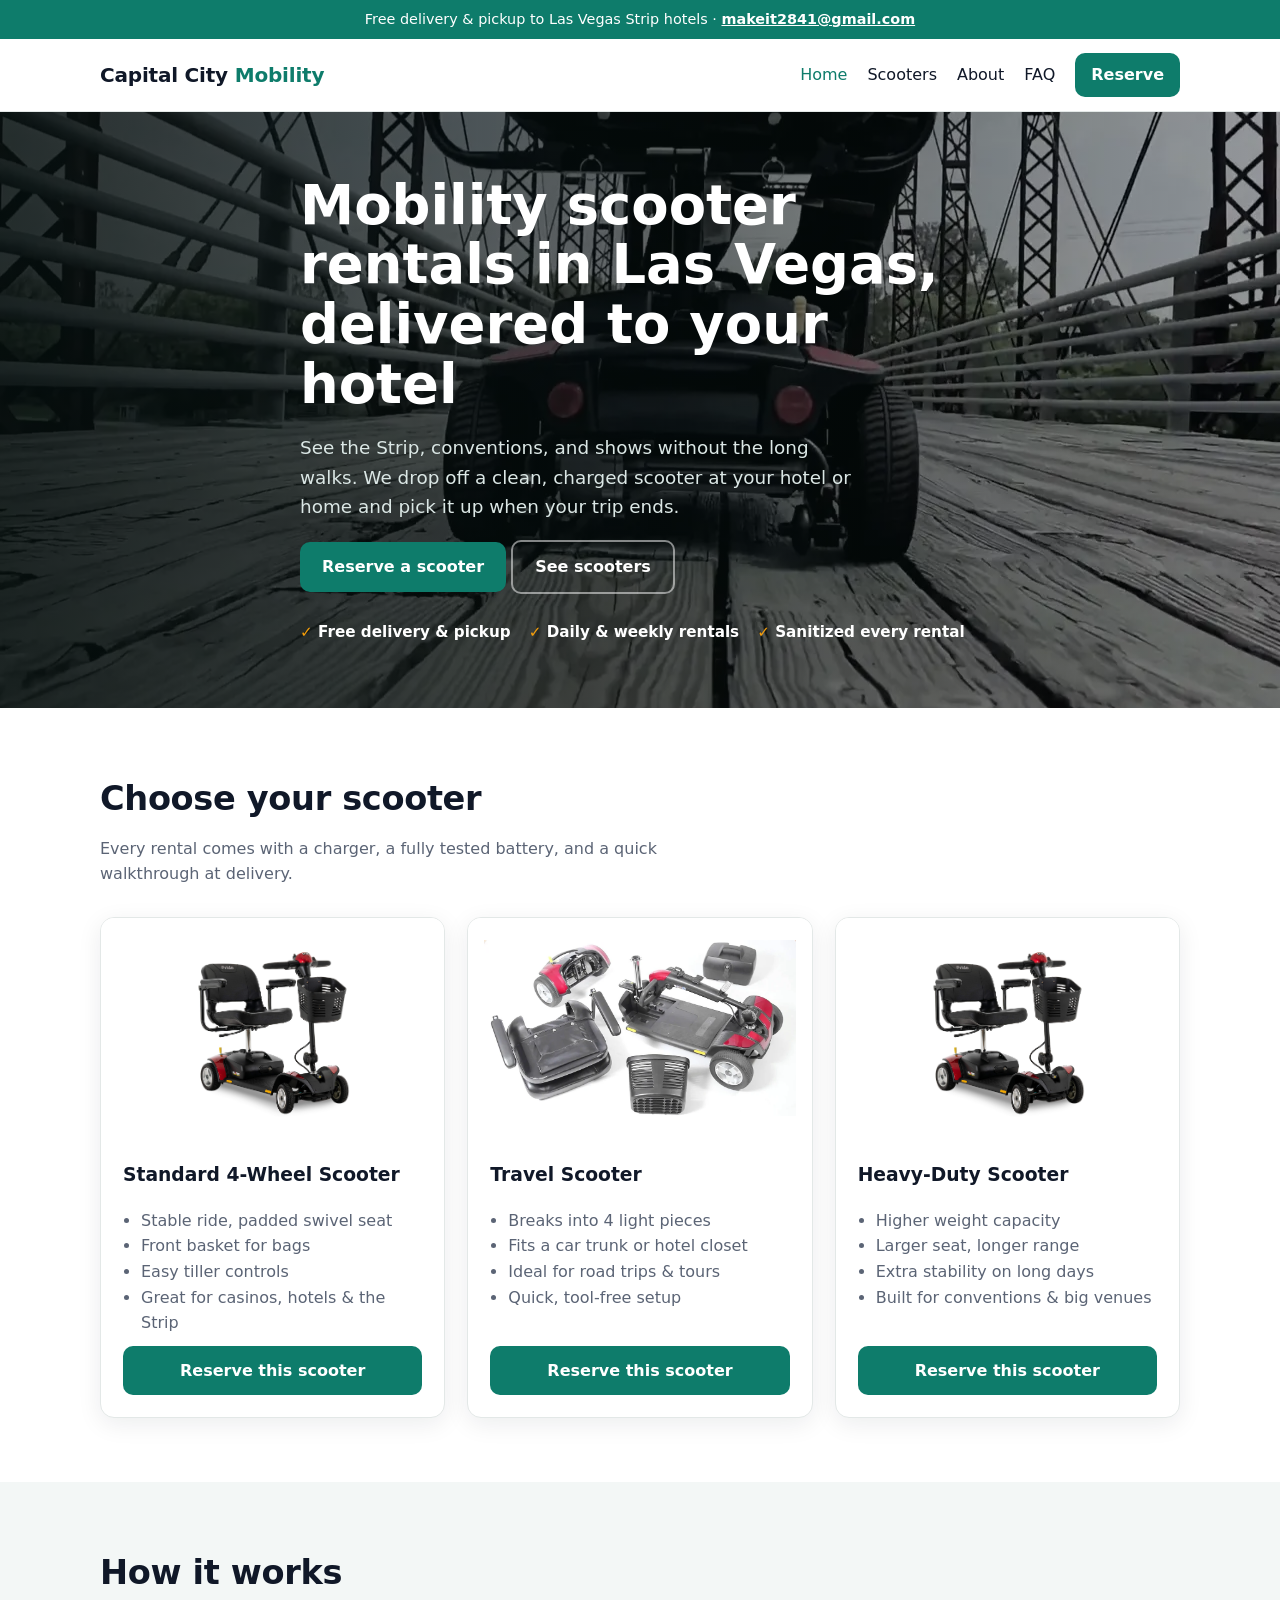
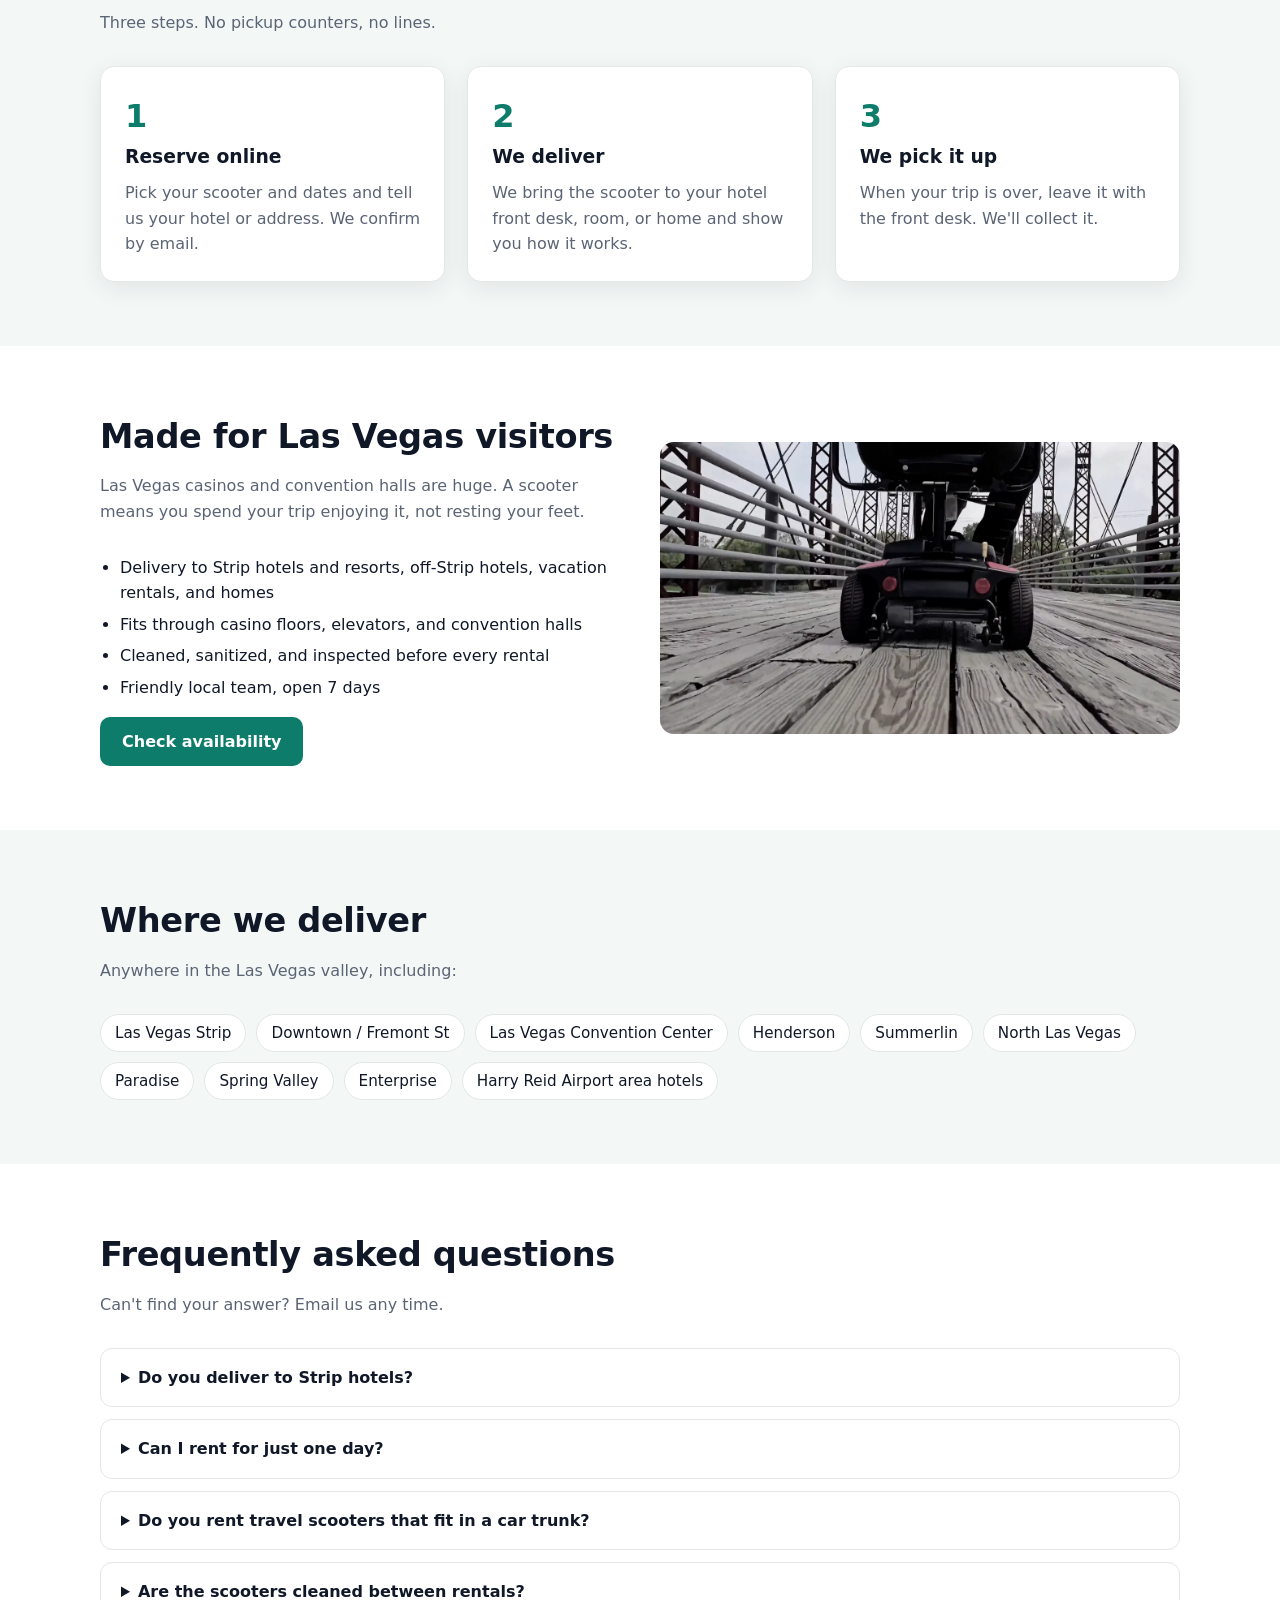
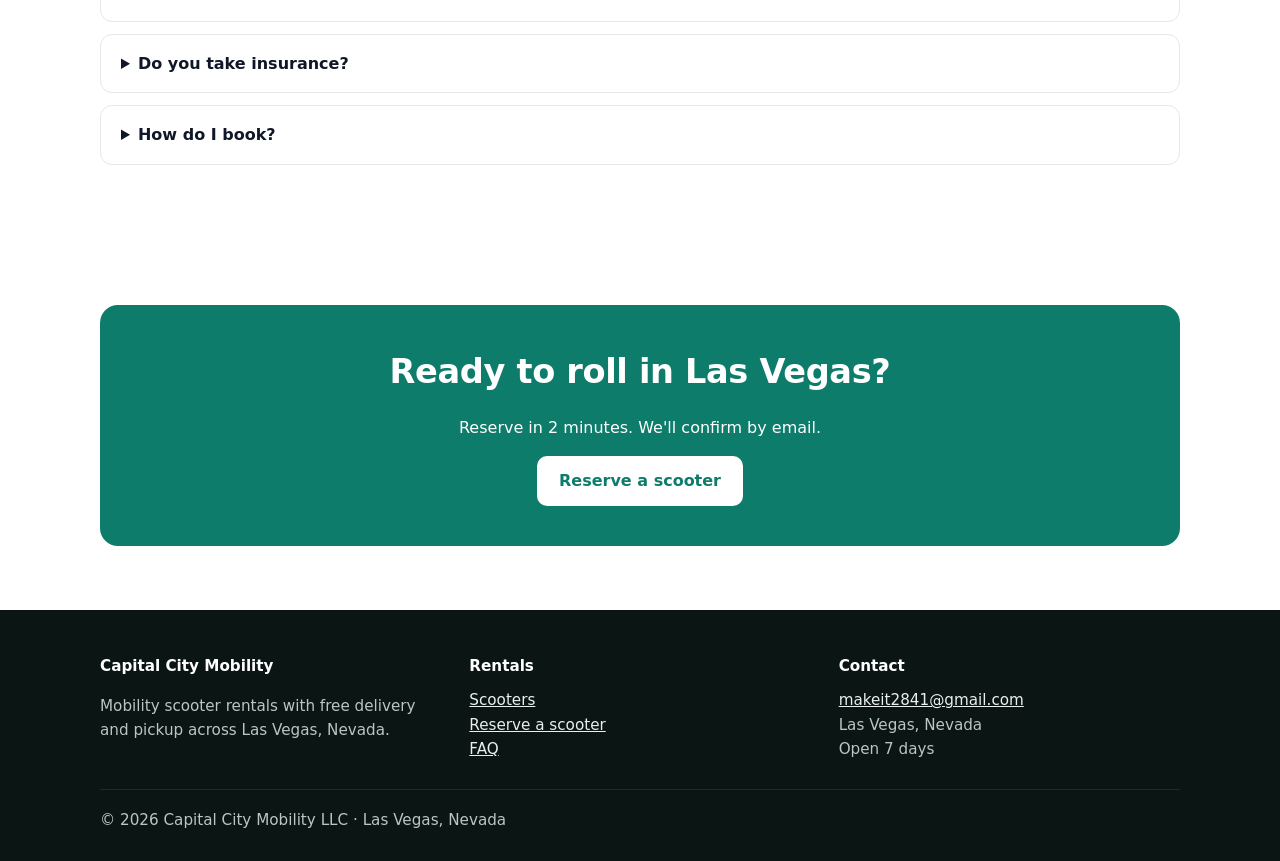
<file: index.html>
<!doctype html><html lang="en"><head><meta charset="utf-8"><meta name="viewport" content="width=device-width,initial-scale=1">
<title>Mobility Scooter Rentals Las Vegas | Capital City Mobility</title><meta name="description" content="Rent a mobility scooter in Las Vegas with free delivery and pickup to Strip hotels, resorts, and homes. Daily and weekly rentals.">
<link rel="stylesheet" href="style.css?v=2"></head><body>
<div class="topbar">Free delivery &amp; pickup to Las Vegas Strip hotels · <a href="mailto:makeit2841@gmail.com">makeit2841@gmail.com</a></div>
<header><div class="wrap"><a class="logo" href="index.html">Capital City <span>Mobility</span></a>
<nav><a href="index.html" class="on">Home</a><a href="scooters.html">Scooters</a><a href="about.html">About</a><a href="index.html#faq">FAQ</a><a class="btn sm" href="reserve.html">Reserve</a></nav></div></header>
<div class="hero"><div class="wrap"><h1>Mobility scooter rentals in Las Vegas, delivered to your hotel</h1>
<p>See the Strip, conventions, and shows without the long walks. We drop off a clean, charged scooter at your hotel or home and pick it up when your trip ends.</p>
<a class="btn" href="reserve.html">Reserve a scooter</a> <a class="btn ghost" href="scooters.html">See scooters</a>
<div class="badges"><span>Free delivery &amp; pickup</span><span>Daily &amp; weekly rentals</span><span>Sanitized every rental</span></div></div></div>
<section><div class="wrap"><h2>Choose your scooter</h2><p class="lead">Every rental comes with a charger, a fully tested battery, and a quick walkthrough at delivery.</p>
<div class="grid">
<div class="card product"><div class="ph"><img src="img/standard.webp" alt="Standard 4-wheel mobility scooter" loading="lazy"></div><div class="body"><h3>Standard 4-Wheel Scooter</h3>
<ul><li>Stable ride, padded swivel seat</li><li>Front basket for bags</li><li>Easy tiller controls</li><li>Great for casinos, hotels &amp; the Strip</li></ul>
<a class="btn" href="reserve.html?scooter=Standard">Reserve this scooter</a></div></div>
<div class="card product"><div class="ph"><img src="img/travel.webp" alt="Folding travel scooter shown in pieces" loading="lazy"></div><div class="body"><h3>Travel Scooter</h3>
<ul><li>Breaks into 4 light pieces</li><li>Fits a car trunk or hotel closet</li><li>Ideal for road trips &amp; tours</li><li>Quick, tool-free setup</li></ul>
<a class="btn" href="reserve.html?scooter=Travel">Reserve this scooter</a></div></div>
<div class="card product"><div class="ph"><img src="img/standard.webp" alt="Heavy-duty mobility scooter" loading="lazy"></div><div class="body"><h3>Heavy-Duty Scooter</h3>
<ul><li>Higher weight capacity</li><li>Larger seat, longer range</li><li>Extra stability on long days</li><li>Built for conventions &amp; big venues</li></ul>
<a class="btn" href="reserve.html?scooter=Heavy-Duty">Reserve this scooter</a></div></div>
</div>
</div></section>
<section class="alt"><div class="wrap"><h2>How it works</h2><p class="lead">Three steps. No pickup counters, no lines.</p><div class="grid">
<div class="card"><div class="step">1</div><h3>Reserve online</h3><p>Pick your scooter and dates and tell us your hotel or address. We confirm by email.</p></div>
<div class="card"><div class="step">2</div><h3>We deliver</h3><p>We bring the scooter to your hotel front desk, room, or home and show you how it works.</p></div>
<div class="card"><div class="step">3</div><h3>We pick it up</h3><p>When your trip is over, leave it with the front desk. We'll collect it.</p></div>
</div></div></section>
<section><div class="wrap split"><div><h2>Made for Las Vegas visitors</h2><p class="lead">Las Vegas casinos and convention halls are huge. A scooter means you spend your trip enjoying it, not resting your feet.</p>
<ul class="list"><li>Delivery to Strip hotels and resorts, off-Strip hotels, vacation rentals, and homes</li><li>Fits through casino floors, elevators, and convention halls</li><li>Cleaned, sanitized, and inspected before every rental</li><li>Friendly local team, open 7 days</li></ul>
<a class="btn" href="reserve.html">Check availability</a></div><img src="img/hero.webp" alt="Mobility scooter on a boardwalk" loading="lazy"></div></section>
<section class="alt"><div class="wrap"><h2>Where we deliver</h2><p class="lead">Anywhere in the Las Vegas valley, including:</p><div class="pills">
<span>Las Vegas Strip</span><span>Downtown / Fremont St</span><span>Las Vegas Convention Center</span><span>Henderson</span><span>Summerlin</span><span>North Las Vegas</span><span>Paradise</span><span>Spring Valley</span><span>Enterprise</span><span>Harry Reid Airport area hotels</span></div></div></section>
<section id="faq"><div class="wrap"><h2>Frequently asked questions</h2><p class="lead">Can't find your answer? Email us any time.</p>
<details><summary>Do you deliver to Strip hotels?</summary><p>Yes. We deliver to hotels and resorts on and off the Strip, vacation rentals, and homes across the Las Vegas valley, and delivery and pickup are free.</p></details>
<details><summary>Can I rent for just one day?</summary><p>Yes. We offer daily and weekly rentals, and we plan around convention and event schedules.</p></details>
<details><summary>Do you rent travel scooters that fit in a car trunk?</summary><p>Yes. Our travel scooters break down into 4 light pieces and fit in most car trunks.</p></details>
<details><summary>Are the scooters cleaned between rentals?</summary><p>Yes. Every scooter is cleaned, sanitized, inspected, and tested before each rental.</p></details>
<details><summary>Do you take insurance?</summary><p>We're a private rental service and don't bill insurance directly. We can give you a receipt to submit for reimbursement.</p></details>
<details><summary>How do I book?</summary><p>Use our <a href="reserve.html">reservation form</a> or email us. We confirm your rental by email.</p></details>
</div></section>
<section><div class="wrap"><div class="cta"><h2>Ready to roll in Las Vegas?</h2><p>Reserve in 2 minutes. We'll confirm by email.</p><a class="btn" href="reserve.html">Reserve a scooter</a></div></div></section>
<footer><div class="wrap"><div class="grid">
<div><h4>Capital City Mobility</h4><p>Mobility scooter rentals with free delivery and pickup across Las Vegas, Nevada.</p></div>
<div><h4>Rentals</h4><a href="scooters.html">Scooters</a><br><a href="reserve.html">Reserve a scooter</a><br><a href="index.html#faq">FAQ</a></div>
<div><h4>Contact</h4><a href="mailto:makeit2841@gmail.com">makeit2841@gmail.com</a><br>Las Vegas, Nevada<br>Open 7 days</div>
</div><div class="copy">© 2026 Capital City Mobility LLC · Las Vegas, Nevada</div></div></footer>
</file>
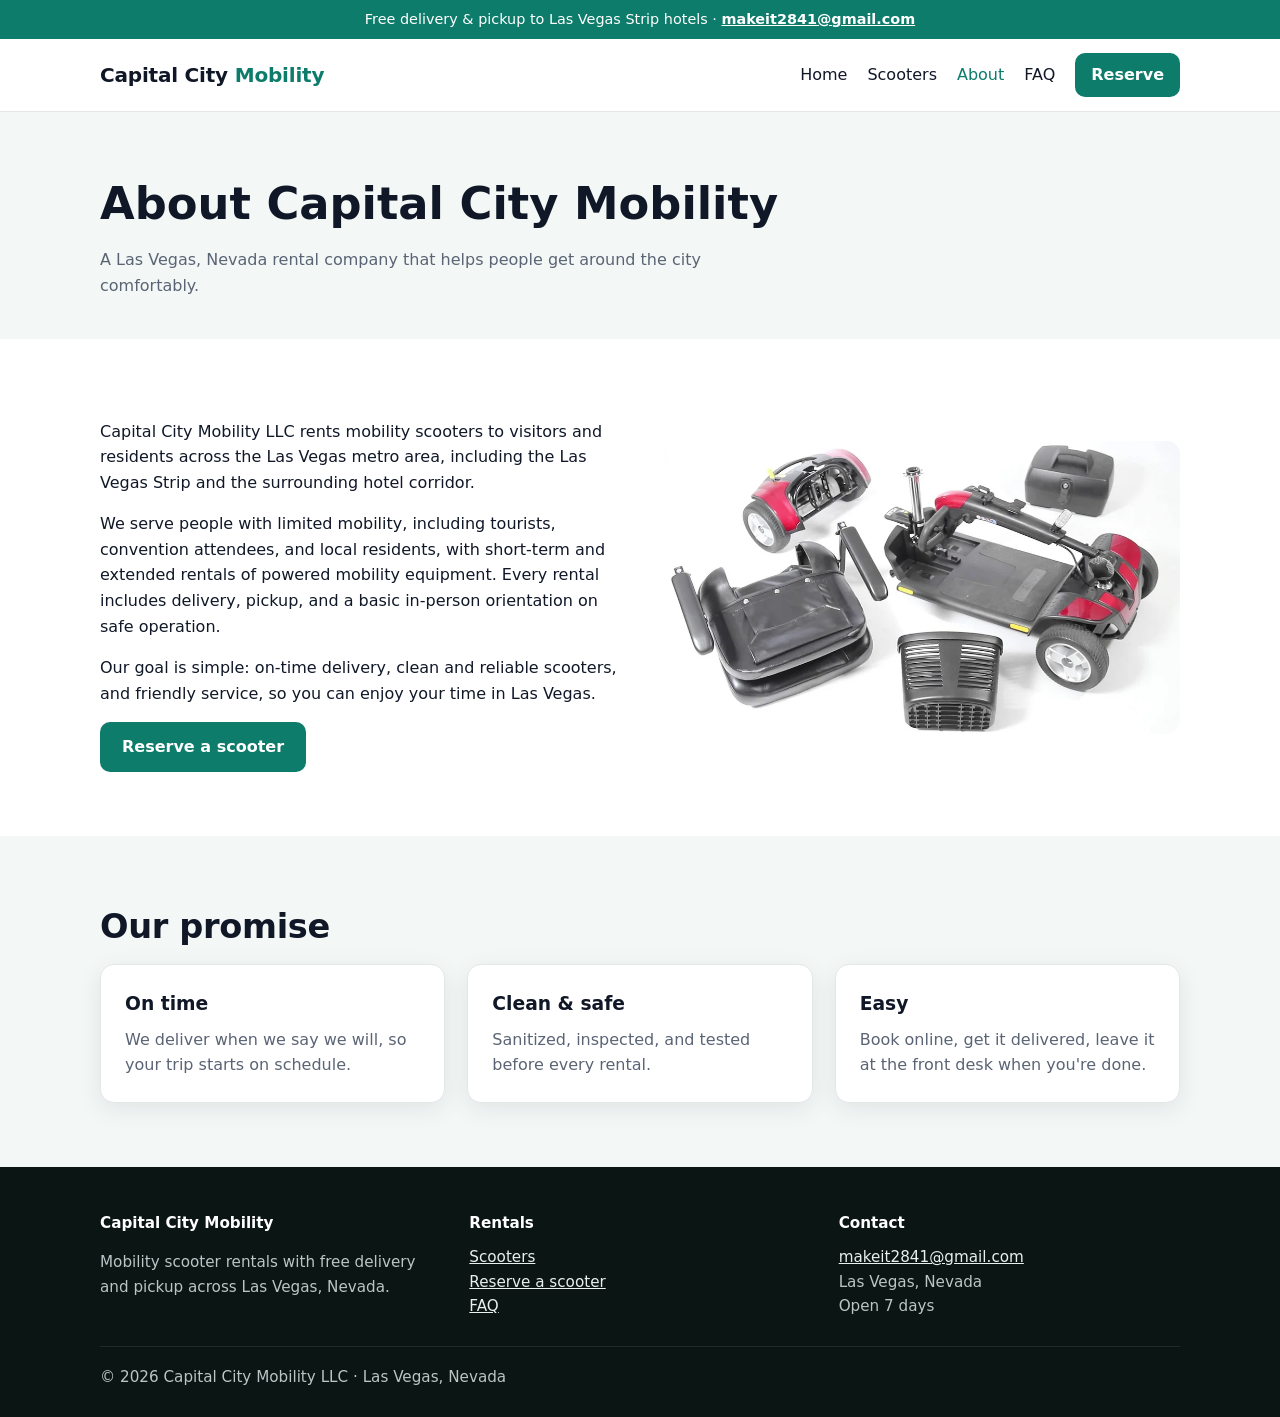
<file: about.html>
<!doctype html><html lang="en"><head><meta charset="utf-8"><meta name="viewport" content="width=device-width,initial-scale=1">
<title>About Us | Capital City Mobility</title><meta name="description" content="Capital City Mobility is a Las Vegas mobility scooter rental company serving visitors and residents.">
<link rel="stylesheet" href="style.css?v=2"></head><body>
<div class="topbar">Free delivery &amp; pickup to Las Vegas Strip hotels · <a href="mailto:makeit2841@gmail.com">makeit2841@gmail.com</a></div>
<header><div class="wrap"><a class="logo" href="index.html">Capital City <span>Mobility</span></a>
<nav><a href="index.html">Home</a><a href="scooters.html">Scooters</a><a href="about.html" class="on">About</a><a href="index.html#faq">FAQ</a><a class="btn sm" href="reserve.html">Reserve</a></nav></div></header>
<div class="page-hero"><div class="wrap"><h1>About Capital City Mobility</h1><p>A Las Vegas, Nevada rental company that helps people get around the city comfortably.</p></div></div>
<section><div class="wrap split"><div>
<p>Capital City Mobility LLC rents mobility scooters to visitors and residents across the Las Vegas metro area, including the Las Vegas Strip and the surrounding hotel corridor.</p>
<p>We serve people with limited mobility, including tourists, convention attendees, and local residents, with short-term and extended rentals of powered mobility equipment. Every rental includes delivery, pickup, and a basic in-person orientation on safe operation.</p>
<p>Our goal is simple: on-time delivery, clean and reliable scooters, and friendly service, so you can enjoy your time in Las Vegas.</p>
<a class="btn" href="reserve.html">Reserve a scooter</a></div><img src="img/travel.webp" alt="Travel scooter in pieces" loading="lazy"></div></section>
<section class="alt"><div class="wrap"><h2>Our promise</h2><div class="grid">
<div class="card"><h3>On time</h3><p>We deliver when we say we will, so your trip starts on schedule.</p></div>
<div class="card"><h3>Clean &amp; safe</h3><p>Sanitized, inspected, and tested before every rental.</p></div>
<div class="card"><h3>Easy</h3><p>Book online, get it delivered, leave it at the front desk when you're done.</p></div>
</div></div></section>
<footer><div class="wrap"><div class="grid">
<div><h4>Capital City Mobility</h4><p>Mobility scooter rentals with free delivery and pickup across Las Vegas, Nevada.</p></div>
<div><h4>Rentals</h4><a href="scooters.html">Scooters</a><br><a href="reserve.html">Reserve a scooter</a><br><a href="index.html#faq">FAQ</a></div>
<div><h4>Contact</h4><a href="mailto:makeit2841@gmail.com">makeit2841@gmail.com</a><br>Las Vegas, Nevada<br>Open 7 days</div>
</div><div class="copy">© 2026 Capital City Mobility LLC · Las Vegas, Nevada</div></div></footer>
</file>
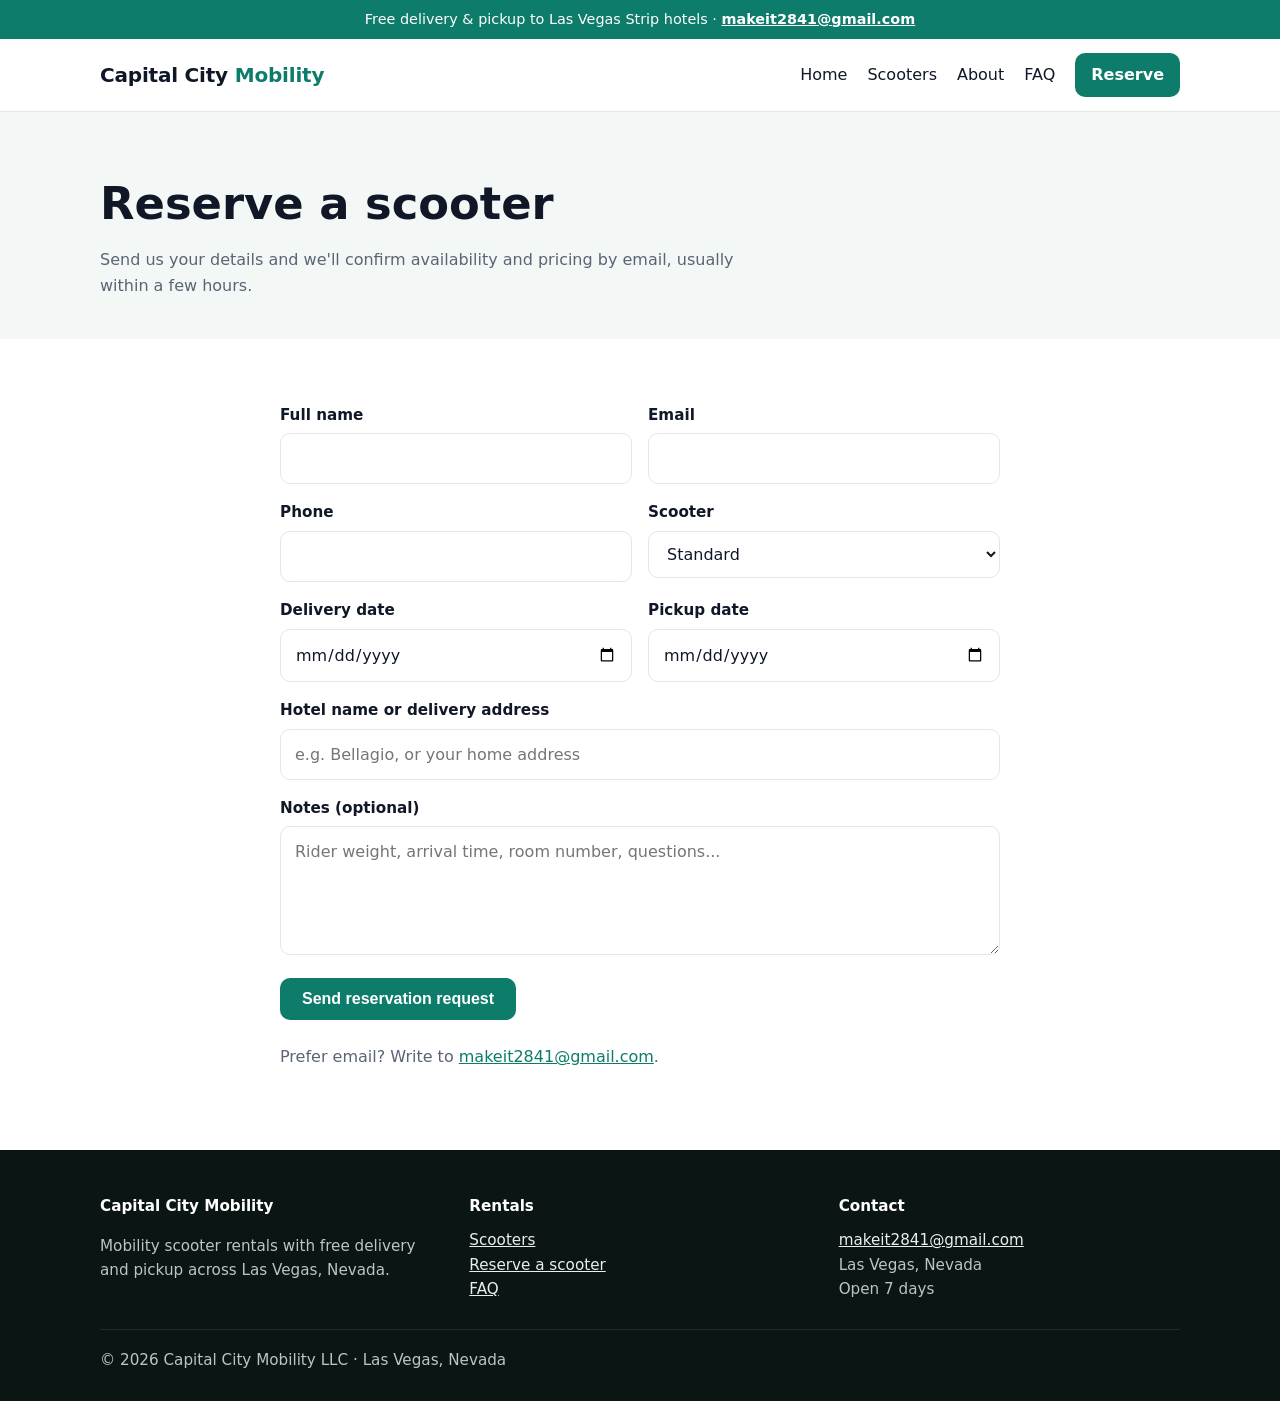
<file: reserve.html>
<!doctype html><html lang="en"><head><meta charset="utf-8"><meta name="viewport" content="width=device-width,initial-scale=1">
<title>Reserve a Scooter | Capital City Mobility</title><meta name="description" content="Reserve a mobility scooter rental in Las Vegas. Free delivery to your hotel or home.">
<link rel="stylesheet" href="style.css?v=2"></head><body>
<div class="topbar">Free delivery &amp; pickup to Las Vegas Strip hotels · <a href="mailto:makeit2841@gmail.com">makeit2841@gmail.com</a></div>
<header><div class="wrap"><a class="logo" href="index.html">Capital City <span>Mobility</span></a>
<nav><a href="index.html">Home</a><a href="scooters.html">Scooters</a><a href="about.html">About</a><a href="index.html#faq">FAQ</a><a class="btn sm" href="reserve.html">Reserve</a></nav></div></header>
<div class="page-hero"><div class="wrap"><h1>Reserve a scooter</h1><p>Send us your details and we'll confirm availability and pricing by email, usually within a few hours.</p></div></div>
<section><div class="wrap" style="max-width:760px">
<form id="f" action="https://formsubmit.co/ajax/makeit2841@gmail.com" method="POST">
<input type="hidden" name="_subject" value="New scooter rental request - Capital City Mobility"><input type="hidden" name="_template" value="table"><input type="text" name="_honey" style="display:none">
<div class="row"><div class="field"><label for="name">Full name</label><input id="name" name="Name" required></div>
<div class="field"><label for="email">Email</label><input id="email" name="Email" type="email" required></div></div>
<div class="row"><div class="field"><label for="phone">Phone</label><input id="phone" name="Phone" type="tel" required></div>
<div class="field"><label for="scooter">Scooter</label><select id="scooter" name="Scooter"><option>Standard</option><option>Travel</option><option>Heavy-Duty</option><option>Not sure, help me choose</option></select></div></div>
<div class="row"><div class="field"><label for="start">Delivery date</label><input id="start" name="Delivery date" type="date" required></div>
<div class="field"><label for="end">Pickup date</label><input id="end" name="Pickup date" type="date" required></div></div>
<div class="field"><label for="addr">Hotel name or delivery address</label><input id="addr" name="Delivery location" placeholder="e.g. Bellagio, or your home address" required></div>
<div class="field"><label for="notes">Notes (optional)</label><textarea id="notes" name="Notes" rows="4" placeholder="Rider weight, arrival time, room number, questions..."></textarea></div>
<button class="btn" type="submit">Send reservation request</button>
<div class="ok" id="ok"><strong>Thanks! Your request was sent.</strong> We'll email you shortly to confirm.</div>
</form>
<p style="color:var(--muted);margin-top:24px">Prefer email? Write to <a href="mailto:makeit2841@gmail.com">makeit2841@gmail.com</a>.</p>
</div></section>
<script>
const p=new URLSearchParams(location.search).get('scooter');if(p){const s=document.getElementById('scooter');[...s.options].forEach(o=>{if(o.text===p)o.selected=true})}
const t=new Date().toISOString().slice(0,10);document.getElementById('start').min=t;document.getElementById('end').min=t;
document.getElementById('f').addEventListener('submit',async e=>{e.preventDefault();const b=e.target.querySelector('button');b.disabled=true;b.textContent='Sending...';
try{const r=await fetch(e.target.action,{method:'POST',headers:{'Accept':'application/json'},body:new FormData(e.target)});if(!r.ok)throw 0;e.target.reset();document.getElementById('ok').style.display='block';b.textContent='Sent';}
catch(_){b.disabled=false;b.textContent='Send reservation request';alert('Could not send. Please email makeit2841@gmail.com instead.');}});
</script>
<footer><div class="wrap"><div class="grid">
<div><h4>Capital City Mobility</h4><p>Mobility scooter rentals with free delivery and pickup across Las Vegas, Nevada.</p></div>
<div><h4>Rentals</h4><a href="scooters.html">Scooters</a><br><a href="reserve.html">Reserve a scooter</a><br><a href="index.html#faq">FAQ</a></div>
<div><h4>Contact</h4><a href="mailto:makeit2841@gmail.com">makeit2841@gmail.com</a><br>Las Vegas, Nevada<br>Open 7 days</div>
</div><div class="copy">© 2026 Capital City Mobility LLC · Las Vegas, Nevada</div></div></footer>
</file>
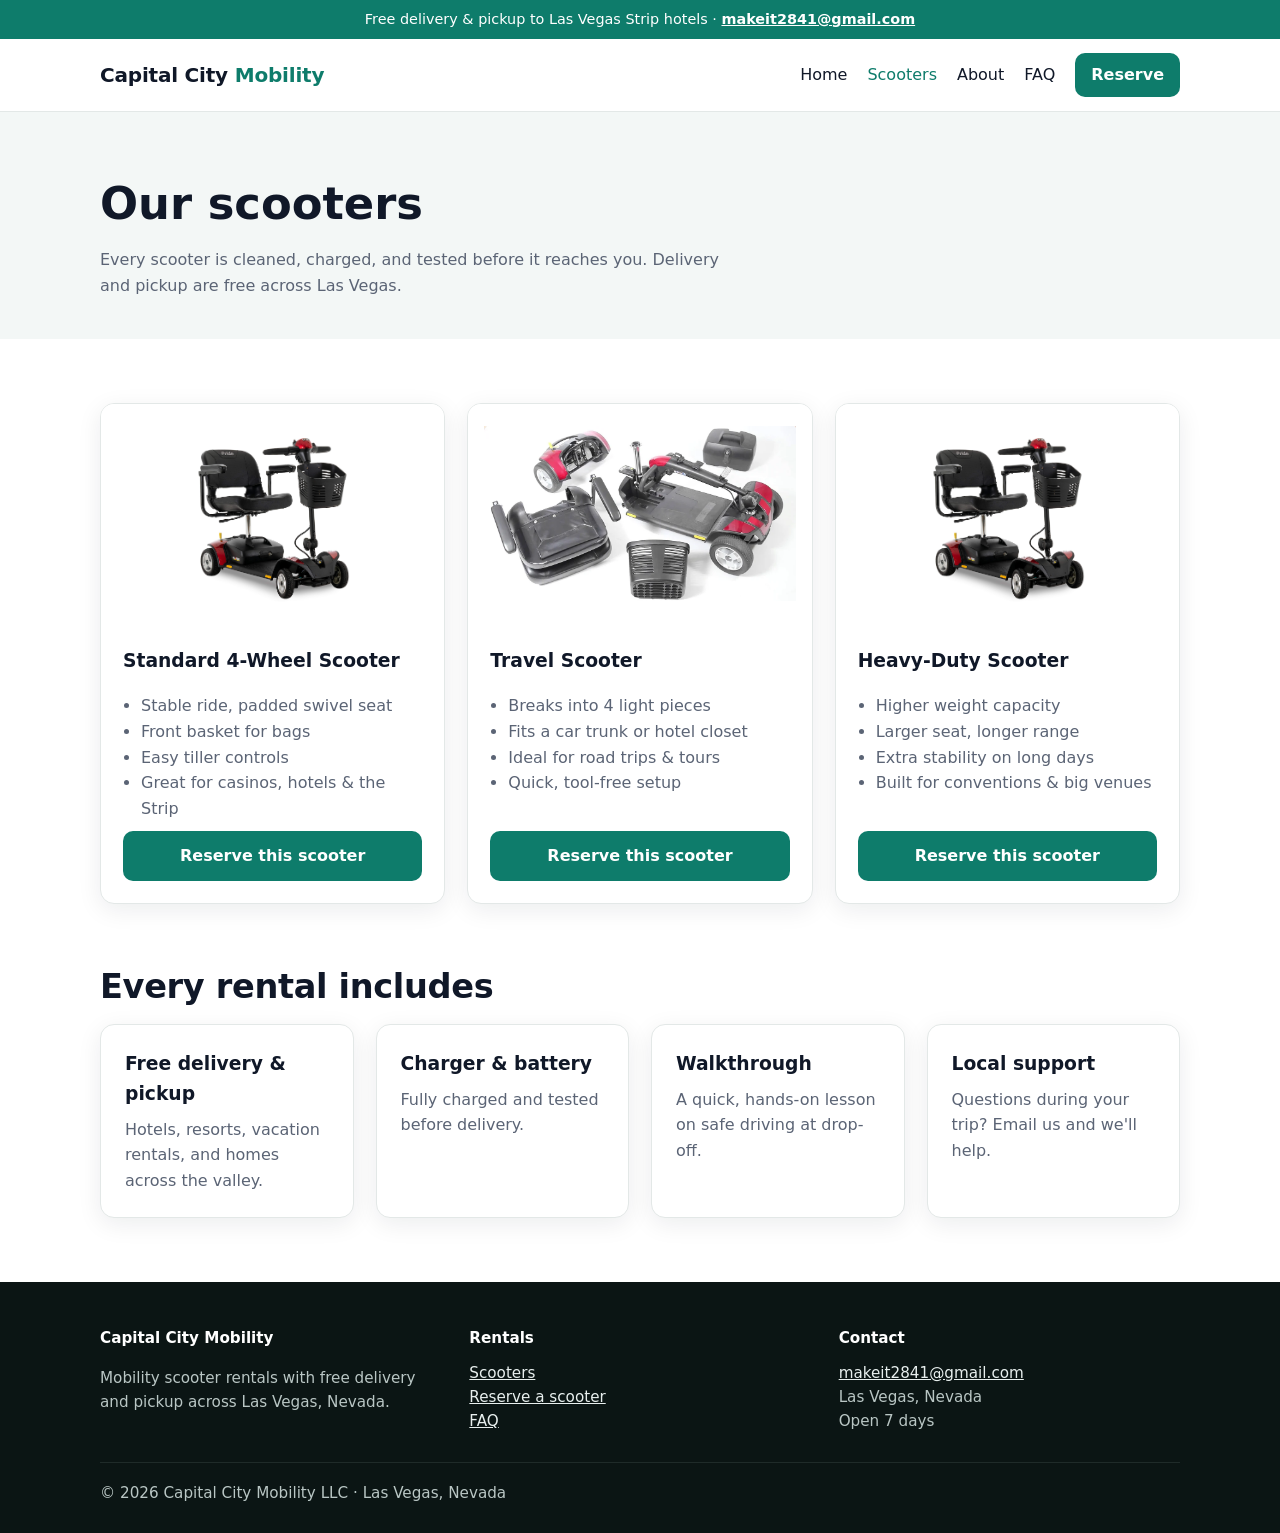
<file: scooters.html>
<!doctype html><html lang="en"><head><meta charset="utf-8"><meta name="viewport" content="width=device-width,initial-scale=1">
<title>Scooters for Rent in Las Vegas | Capital City Mobility</title><meta name="description" content="Standard, travel, and heavy-duty mobility scooters for rent in Las Vegas with free hotel delivery.">
<link rel="stylesheet" href="style.css?v=2"></head><body>
<div class="topbar">Free delivery &amp; pickup to Las Vegas Strip hotels · <a href="mailto:makeit2841@gmail.com">makeit2841@gmail.com</a></div>
<header><div class="wrap"><a class="logo" href="index.html">Capital City <span>Mobility</span></a>
<nav><a href="index.html">Home</a><a href="scooters.html" class="on">Scooters</a><a href="about.html">About</a><a href="index.html#faq">FAQ</a><a class="btn sm" href="reserve.html">Reserve</a></nav></div></header>
<div class="page-hero"><div class="wrap"><h1>Our scooters</h1><p>Every scooter is cleaned, charged, and tested before it reaches you. Delivery and pickup are free across Las Vegas.</p></div></div><section><div class="wrap">
<div class="grid">
<div class="card product"><div class="ph"><img src="img/standard.webp" alt="Standard 4-wheel mobility scooter" loading="lazy"></div><div class="body"><h3>Standard 4-Wheel Scooter</h3>
<ul><li>Stable ride, padded swivel seat</li><li>Front basket for bags</li><li>Easy tiller controls</li><li>Great for casinos, hotels &amp; the Strip</li></ul>
<a class="btn" href="reserve.html?scooter=Standard">Reserve this scooter</a></div></div>
<div class="card product"><div class="ph"><img src="img/travel.webp" alt="Folding travel scooter shown in pieces" loading="lazy"></div><div class="body"><h3>Travel Scooter</h3>
<ul><li>Breaks into 4 light pieces</li><li>Fits a car trunk or hotel closet</li><li>Ideal for road trips &amp; tours</li><li>Quick, tool-free setup</li></ul>
<a class="btn" href="reserve.html?scooter=Travel">Reserve this scooter</a></div></div>
<div class="card product"><div class="ph"><img src="img/standard.webp" alt="Heavy-duty mobility scooter" loading="lazy"></div><div class="body"><h3>Heavy-Duty Scooter</h3>
<ul><li>Higher weight capacity</li><li>Larger seat, longer range</li><li>Extra stability on long days</li><li>Built for conventions &amp; big venues</li></ul>
<a class="btn" href="reserve.html?scooter=Heavy-Duty">Reserve this scooter</a></div></div>
</div>
<h2 style="margin-top:56px">Every rental includes</h2><div class="grid">
<div class="card"><h3>Free delivery &amp; pickup</h3><p>Hotels, resorts, vacation rentals, and homes across the valley.</p></div>
<div class="card"><h3>Charger &amp; battery</h3><p>Fully charged and tested before delivery.</p></div>
<div class="card"><h3>Walkthrough</h3><p>A quick, hands-on lesson on safe driving at drop-off.</p></div>
<div class="card"><h3>Local support</h3><p>Questions during your trip? Email us and we'll help.</p></div>
</div></div></section>
<footer><div class="wrap"><div class="grid">
<div><h4>Capital City Mobility</h4><p>Mobility scooter rentals with free delivery and pickup across Las Vegas, Nevada.</p></div>
<div><h4>Rentals</h4><a href="scooters.html">Scooters</a><br><a href="reserve.html">Reserve a scooter</a><br><a href="index.html#faq">FAQ</a></div>
<div><h4>Contact</h4><a href="mailto:makeit2841@gmail.com">makeit2841@gmail.com</a><br>Las Vegas, Nevada<br>Open 7 days</div>
</div><div class="copy">© 2026 Capital City Mobility LLC · Las Vegas, Nevada</div></div></footer>
</file>
<file: style.css>
:root{--bg:#ffffff;--ink:#101828;--muted:#5b6475;--brand:#0e7c6b;--brand2:#f59e0b;--brand-ink:#ffffff;--soft:#f3f7f6;--line:#e3e8e7;--card:#ffffff;--shadow:0 6px 24px rgba(16,24,40,.08)}
@media (prefers-color-scheme:dark){:root{--bg:#0d1312;--ink:#e8efee;--muted:#a3b0ae;--brand:#2dd4bf;--brand2:#fbbf24;--brand-ink:#04211d;--soft:#141c1b;--line:#24302e;--card:#111918;--shadow:none}}
*{box-sizing:border-box}html{scroll-behavior:smooth}body{margin:0;font-family:system-ui,-apple-system,Segoe UI,Roboto,sans-serif;background:var(--bg);color:var(--ink);line-height:1.6}
img{max-width:100%;display:block}a{color:var(--brand)}.wrap{max-width:1120px;margin:0 auto;padding:0 20px}
.topbar{background:var(--brand);color:var(--brand-ink);font-size:.9rem;text-align:center;padding:8px 16px}.topbar a{color:inherit;font-weight:600}
header{position:sticky;top:0;z-index:10;background:var(--bg);border-bottom:1px solid var(--line)}
header .wrap{display:flex;align-items:center;justify-content:space-between;gap:12px;padding-top:14px;padding-bottom:14px;flex-wrap:wrap}
.logo{font-weight:800;font-size:1.25rem;color:var(--ink);text-decoration:none;letter-spacing:-.01em}.logo span{color:var(--brand)}
nav{display:flex;align-items:center;gap:20px;flex-wrap:wrap}nav a{text-decoration:none;color:var(--ink);font-weight:500}nav a:hover,nav a.on{color:var(--brand)}
.btn{display:inline-block;background:var(--brand);color:var(--brand-ink)!important;padding:12px 22px;border-radius:10px;text-decoration:none;font-weight:700;border:0;cursor:pointer;font-size:1rem}
.btn:hover{filter:brightness(1.08)}.btn.ghost{background:transparent;color:var(--ink)!important;border:2px solid var(--line)}.btn.sm{padding:9px 16px}
.hero{position:relative;color:#fff;min-height:520px;display:flex;align-items:center;background:#0b1a18 url(img/hero.webp) center/cover no-repeat}
.hero::before{content:"";position:absolute;inset:0;background:linear-gradient(90deg,rgba(5,15,14,.85),rgba(5,15,14,.35))}
.hero .wrap{position:relative;padding-top:64px;padding-bottom:64px}.hero h1{font-size:clamp(2.1rem,5.5vw,3.4rem);line-height:1.1;margin:0 0 16px;max-width:680px}
.hero p{font-size:1.15rem;max-width:560px;color:#dbe7e5}.hero .btn.ghost{color:#fff!important;border-color:rgba(255,255,255,.5)}
.badges{display:flex;gap:18px;flex-wrap:wrap;margin-top:26px;font-weight:600;font-size:.95rem}.badges span::before{content:"✓ ";color:var(--brand2)}
section{padding:64px 0}.alt{background:var(--soft)}h2{font-size:clamp(1.6rem,3.5vw,2.1rem);margin:0 0 10px;letter-spacing:-.01em}.lead{color:var(--muted);margin:0 0 30px;max-width:640px}
.grid{display:grid;grid-template-columns:repeat(auto-fit,minmax(250px,1fr));gap:22px}
.card{background:var(--card);border:1px solid var(--line);border-radius:14px;padding:24px;box-shadow:var(--shadow)}.card h3{margin:0 0 8px}.card p{margin:0;color:var(--muted)}
.product{display:flex;flex-direction:column;padding:0;overflow:hidden}.product .ph{background:#fff;height:220px;display:flex;align-items:center;justify-content:center;padding:16px}.product .ph img{max-height:100%;object-fit:contain}
.product .body{padding:22px;display:flex;flex-direction:column;gap:10px;flex:1}.product ul{margin:0;padding-left:18px;color:var(--muted)}.product .btn{margin-top:auto;text-align:center}
.step{font-size:2rem;font-weight:800;color:var(--brand)}
.split{display:grid;grid-template-columns:1fr 1fr;gap:40px;align-items:center}@media(max-width:800px){.split{grid-template-columns:1fr}}
.split img{border-radius:14px}.list{padding-left:20px}.list li{margin:6px 0}
.pills{display:flex;flex-wrap:wrap;gap:10px}.pills span{border:1px solid var(--line);border-radius:999px;padding:6px 14px;background:var(--card);font-size:.95rem}
details{background:var(--card);border:1px solid var(--line);border-radius:12px;padding:16px 20px;margin-bottom:12px}summary{font-weight:700;cursor:pointer}details p{color:var(--muted);margin:10px 0 0}
.cta{background:var(--brand);color:var(--brand-ink);border-radius:18px;padding:40px;text-align:center}.cta h2{color:inherit}.cta .btn{background:var(--brand-ink);color:var(--brand)!important}
form .row{display:grid;grid-template-columns:1fr 1fr;gap:16px}@media(max-width:640px){form .row{grid-template-columns:1fr}}
label{display:block;font-weight:600;margin:0 0 6px;font-size:.95rem}input,select,textarea{width:100%;padding:12px 14px;border:1px solid var(--line);border-radius:10px;font:inherit;background:var(--bg);color:var(--ink)}
input:focus,select:focus,textarea:focus{outline:2px solid var(--brand);border-color:transparent}.field{margin-bottom:16px}
.ok{display:none;background:var(--soft);border:1px solid var(--brand);border-radius:12px;padding:18px;margin-top:16px}
footer{background:#0b1514;color:#b9c6c4;padding:44px 0 28px;font-size:.95rem}footer a{color:#e8efee}footer .grid{gap:28px}footer h4{color:#fff;margin:0 0 10px}footer .copy{border-top:1px solid #1f2b29;margin-top:28px;padding-top:18px}
.page-hero{background:var(--soft);padding:56px 0 40px}.page-hero h1{margin:0 0 8px;font-size:clamp(2rem,5vw,2.8rem)}.page-hero p{color:var(--muted);margin:0;max-width:640px}
</file>
